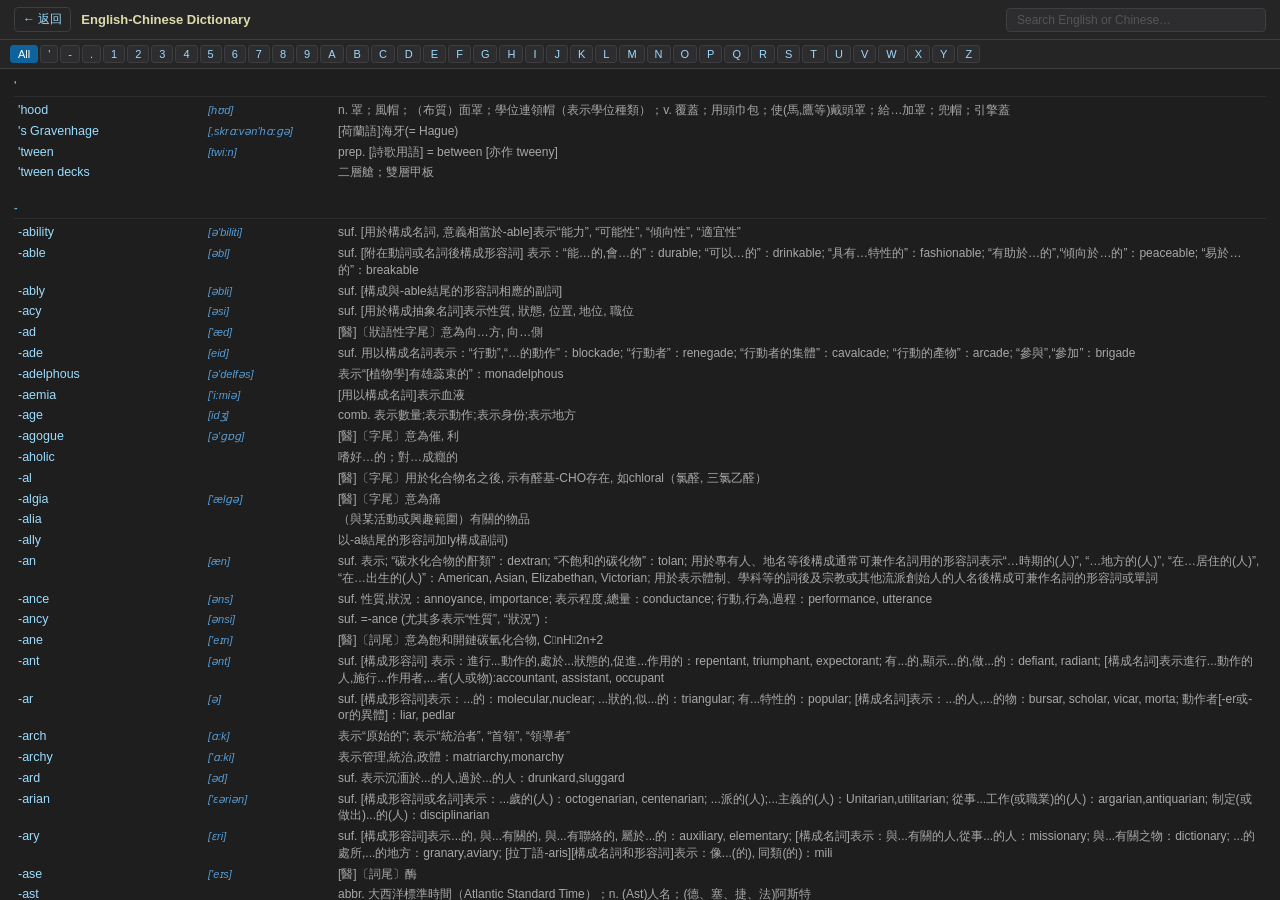
<file: App/Assets/webapp/dictionary.html>
<!DOCTYPE html>
<html lang="zh-Hant">
<head>
<meta charset="utf-8"/>
<title>English-Chinese Dictionary</title>
<style>
*{box-sizing:border-box;margin:0;padding:0}
html,body{height:100%;background:#1e1e1e;color:#d4d4d4;font-family:"Segoe UI","Microsoft JhengHei",sans-serif;font-size:13px}
body{display:flex;flex-direction:column;overflow:hidden}
#topbar{display:flex;align-items:center;gap:10px;padding:0 14px;height:40px;flex-shrink:0;background:#252526;border-bottom:1px solid #3e3e42}
#topbar a{color:#9cdcfe;text-decoration:none;font-size:12px;padding:3px 8px;border:1px solid #3e3e42;border-radius:4px}
#topbar a:hover{background:#2d2d30}
#topbar-title{font-weight:600;color:#dcdcaa;font-size:13px;white-space:nowrap}
#search-box{margin-left:auto;background:#2d2d30;color:#d4d4d4;border:1px solid #3e3e42;border-radius:4px;padding:4px 10px;font-size:12px;width:260px;outline:none}
#search-box:focus{border-color:#0e639c}
#search-box::placeholder{color:#555}
#search-box:disabled{opacity:.4;cursor:not-allowed}
#alpha-bar{display:flex;flex-wrap:wrap;gap:2px;padding:5px 10px;background:#252526;border-bottom:1px solid #3e3e42;flex-shrink:0}
.alpha-btn{background:#2d2d30;color:#9cdcfe;border:1px solid #3e3e42;border-radius:3px;padding:2px 7px;font-size:11px;cursor:pointer;flex-shrink:0}
.alpha-btn:hover,.alpha-btn.active{background:#0e639c;color:#fff;border-color:#0e639c}
#content-wrap{flex:1;position:relative;overflow:hidden}
#content{height:100%;overflow-y:auto;padding:6px 14px 24px;scrollbar-width:thin;scrollbar-color:#3e3e42 transparent}
#content::-webkit-scrollbar{width:6px}
#content::-webkit-scrollbar-thumb{background:#3e3e42;border-radius:3px}
.letter-group{margin-bottom:14px}
.letter-title{font-size:11px;font-weight:700;color:#6ca8d4;text-transform:uppercase;letter-spacing:1px;padding:4px 0 5px;border-bottom:1px solid #2d2d30;margin-bottom:3px;position:sticky;top:0;background:#1e1e1e;z-index:1}
.word-row{display:flex;align-items:baseline;padding:2px 4px;border-radius:3px;gap:0}
.word-row:hover{background:#252526}
.word-en{color:#9cdcfe;font-size:12.5px;font-weight:500;min-width:190px;flex-shrink:0}
.word-ph{color:#569cd6;font-size:11px;min-width:130px;flex-shrink:0;font-style:italic}
.word-zh{color:#a8a8a8;font-size:12px;line-height:1.4}
#overlay{position:absolute;inset:0;background:#1e1e1e;display:flex;flex-direction:column;align-items:center;justify-content:center;gap:14px;z-index:10}
#load-msg{color:#9cdcfe;font-size:14px}
#load-bar-wrap{width:320px;height:6px;background:#2d2d30;border-radius:3px;overflow:hidden}
#load-bar{height:100%;width:0%;background:#0e639c;border-radius:3px;transition:width .15s}
#load-sub{color:#666;font-size:11px}
.hidden{display:none!important}
#result-count{color:#666;font-size:11px;padding:0 0 4px}
</style>
</head>
<body>
<div id="topbar">
  <a href="javascript:history.back()">← 返回</a>
  <span id="topbar-title">English-Chinese Dictionary</span>
  <input id="search-box" type="text" placeholder="Search English or Chinese…" autocomplete="off" disabled/>
</div>
<div id="alpha-bar">
  <button class="alpha-btn active" data-l="ALL">All</button>
</div>
<div id="content-wrap">
  <div id="content"></div>
  <div id="overlay">
    <div id="load-msg">載入字典資料…</div>
    <div id="load-bar-wrap"><div id="load-bar"></div></div>
    <div id="load-sub">767,532 筆詞條，請稍候</div>
  </div>
</div>
<script>
let WORDS = [];         // sorted [[word, phonetic, zh], ...]
let wordMap = null;     // Map<lower, index> for exact O(1) lookup
let letters = [];
let currentLetter = 'ALL';

const searchBox = document.getElementById('search-box');
const alphaBar  = document.getElementById('alpha-bar');
const content   = document.getElementById('content');
const overlay   = document.getElementById('overlay');
const loadBar   = document.getElementById('load-bar');
const loadMsg   = document.getElementById('load-msg');
const loadSub   = document.getElementById('load-sub');

// ── Load data ──
fetch('dict-data.json')
  .then(r => {
    if (!r.ok) throw new Error('HTTP ' + r.status);
    const total = parseInt(r.headers.get('Content-Length') || '0');
    if (!total) return r.json();
    // Stream progress
    const reader = r.body.getReader();
    const chunks = [];
    let received = 0;
    return new ReadableStream({
      start(ctrl) {
        function pump() {
          return reader.read().then(({done, value}) => {
            if (done) { ctrl.close(); return; }
            chunks.push(value);
            received += value.length;
            loadBar.style.width = Math.min(100, received/total*100).toFixed(1) + '%';
            ctrl.enqueue(value);
            return pump();
          });
        }
        return pump();
      }
    });
  })
  .then(stream => {
    if (stream instanceof ReadableStream) {
      return new Response(stream).json();
    }
    return stream;
  })
  .then(data => {
    WORDS = data;
    loadBar.style.width = '100%';
    loadMsg.textContent = '建立索引…';
    // Build map after a tick so the DOM updates
    setTimeout(() => {
      wordMap = new Map();
      for (let i = 0; i < WORDS.length; i++) {
        wordMap.set(WORDS[i][0].toLowerCase(), i);
      }
      buildAlphaBar();
      overlay.classList.add('hidden');
      searchBox.disabled = false;
      renderLetter('ALL');
    }, 20);
  })
  .catch(err => {
    loadMsg.textContent = '載入失敗：' + err.message;
    loadSub.textContent = '請確認 dict-data.json 存在於 Assets/webapp/ 目錄';
    loadBar.style.background = '#a1260d';
  });

// ── Build alphabet bar ──
function buildAlphaBar() {
  const ls = new Set();
  WORDS.forEach(w => ls.add(w[0][0].toUpperCase()));
  letters = [...ls].sort();
  letters.forEach(l => {
    const btn = document.createElement('button');
    btn.className = 'alpha-btn'; btn.dataset.l = l; btn.textContent = l;
    btn.onclick = () => { setLetter(l); renderLetter(l); };
    alphaBar.appendChild(btn);
  });
  document.querySelector('.alpha-btn[data-l="ALL"]').onclick = () => { setLetter('ALL'); renderLetter('ALL'); };
}

function setLetter(l) {
  currentLetter = l;
  document.querySelectorAll('.alpha-btn').forEach(b => b.classList.toggle('active', b.dataset.l === l));
}

// ── Binary search: find first index where word[0].toLowerCase() >= key ──
function lowerBound(key) {
  let lo = 0, hi = WORDS.length;
  while (lo < hi) {
    const mid = (lo + hi) >> 1;
    if (WORDS[mid][0].toLowerCase() < key) lo = mid + 1; else hi = mid;
  }
  return lo;
}

// ── Render ──
const MAX_DISPLAY = 500;

function renderLetter(letter) {
  searchBox.value = '';
  content.innerHTML = '';
  if (letter === 'ALL') {
    // Show a preview of each letter section (first 30 entries per letter)
    const groups = {};
    WORDS.forEach(w => {
      const l = w[0][0].toUpperCase();
      if (!groups[l]) groups[l] = [];
      if (groups[l].length < 30) groups[l].push(w);
    });
    letters.forEach(l => {
      content.appendChild(makeGroup(l, groups[l] || [], true));
    });
    const hint = document.createElement('div');
    hint.style.cssText = 'color:#555;text-align:center;padding:12px;font-size:11px';
    hint.textContent = '顯示每字母前 30 筆預覽。點擊字母按鈕或搜尋查看完整結果。';
    content.appendChild(hint);
  } else {
    const start = lowerBound(letter.toLowerCase());
    const group = [];
    for (let i = start; i < WORDS.length && WORDS[i][0][0].toUpperCase() === letter; i++) {
      group.push(WORDS[i]);
      if (group.length >= MAX_DISPLAY * 4) break;
    }
    const showing = Math.min(group.length, MAX_DISPLAY * 4);
    content.appendChild(makeGroup(letter + ' (' + showing + ' / ' + group.length + ')', group.slice(0, MAX_DISPLAY * 4)));
  }
  content.scrollTop = 0;
}

function makeGroup(title, rows, compact) {
  const sec = document.createElement('div');
  sec.className = 'letter-group';
  const h = document.createElement('div');
  h.className = 'letter-title'; h.textContent = title;
  sec.appendChild(h);
  rows.forEach(w => sec.appendChild(makeRow(w)));
  return sec;
}

function makeRow([en, ph, zh]) {
  const row = document.createElement('div');
  row.className = 'word-row';
  const eEl = document.createElement('span'); eEl.className = 'word-en'; eEl.textContent = en;
  const pEl = document.createElement('span'); pEl.className = 'word-ph'; pEl.textContent = ph ? '['+ph+']' : '';
  const zEl = document.createElement('span'); zEl.className = 'word-zh'; zEl.textContent = zh;
  row.appendChild(eEl); row.appendChild(pEl); row.appendChild(zEl);
  return row;
}

// ── Search ──
let debounce;
searchBox.addEventListener('input', () => {
  clearTimeout(debounce);
  debounce = setTimeout(doSearch, 120);
});

function doSearch() {
  const q = searchBox.value.trim().toLowerCase();
  if (!q) { setLetter('ALL'); renderLetter('ALL'); return; }
  document.querySelectorAll('.alpha-btn').forEach(b => b.classList.remove('active'));
  content.innerHTML = '';

  let matches = [];
  const isZh = /[一-鿿]/.test(q);

  if (isZh) {
    // Chinese search: linear scan (unavoidable)
    for (let i = 0; i < WORDS.length && matches.length < MAX_DISPLAY; i++) {
      if (WORDS[i][2].includes(q)) matches.push(WORDS[i]);
    }
  } else {
    // English: binary search for prefix, then linear scan for contains
    const start = lowerBound(q);
    // Prefix matches first
    for (let i = start; i < WORDS.length && matches.length < MAX_DISPLAY; i++) {
      if (!WORDS[i][0].toLowerCase().startsWith(q)) break;
      matches.push(WORDS[i]);
    }
    // Then contains matches (scan nearby range)
    if (matches.length < MAX_DISPLAY) {
      for (let i = 0; i < WORDS.length && matches.length < MAX_DISPLAY; i++) {
        const lower = WORDS[i][0].toLowerCase();
        if (lower.startsWith(q)) continue; // already included
        if (lower.includes(q)) matches.push(WORDS[i]);
      }
    }
  }

  const count = document.createElement('div');
  count.id = 'result-count';
  count.textContent = matches.length >= MAX_DISPLAY
    ? `顯示前 ${MAX_DISPLAY} 筆（含「${q}」）` : `${matches.length} 筆結果`;
  content.appendChild(count);

  if (matches.length === 0) {
    const none = document.createElement('div');
    none.style.cssText = 'color:#555;padding:20px;text-align:center';
    none.textContent = 'No results for "' + searchBox.value.trim() + '"';
    content.appendChild(none);
  } else {
    const sec = document.createElement('div');
    sec.className = 'letter-group';
    matches.forEach(w => sec.appendChild(makeRow(w)));
    content.appendChild(sec);
  }
  content.scrollTop = 0;
}
</script>
</body>
</html>
</file>
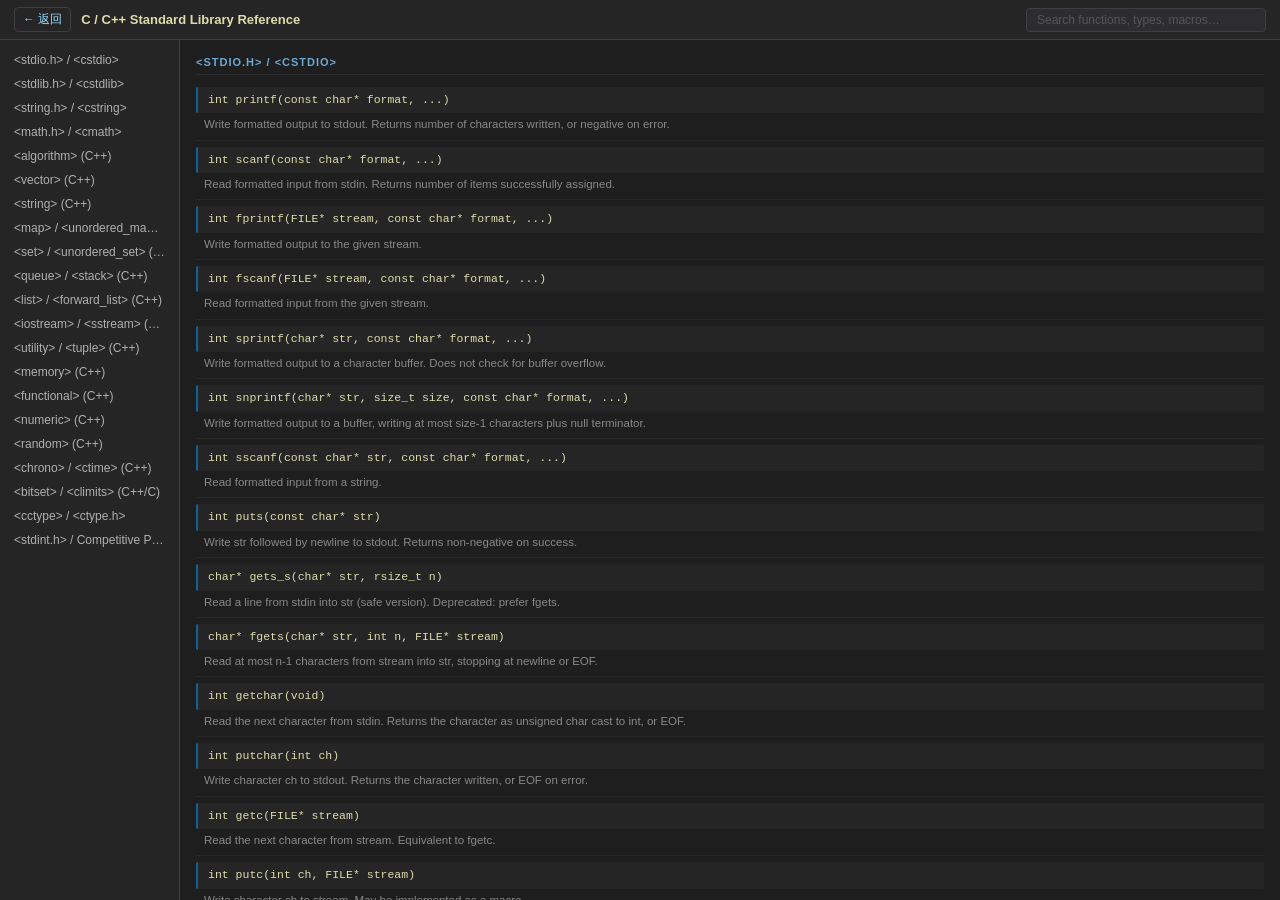
<file: App/Assets/webapp/library.html>
<!DOCTYPE html>
<html lang="zh-Hant">
<head>
<meta charset="utf-8"/>
<title>C/C++ Standard Library Reference</title>
<style>
*{box-sizing:border-box;margin:0;padding:0}
html,body{height:100%;background:#1e1e1e;color:#d4d4d4;font-family:"Segoe UI","Microsoft JhengHei",sans-serif;font-size:13px}
body{display:flex;flex-direction:column;overflow:hidden}
#topbar{display:flex;align-items:center;gap:10px;padding:0 14px;height:40px;flex-shrink:0;background:#252526;border-bottom:1px solid #3e3e42}
#topbar a{color:#9cdcfe;text-decoration:none;font-size:12px;padding:3px 8px;border:1px solid #3e3e42;border-radius:4px}
#topbar a:hover{background:#2d2d30}
#topbar span{font-weight:600;color:#dcdcaa;font-size:13px}
#search-box{margin-left:auto;background:#2d2d30;color:#d4d4d4;border:1px solid #3e3e42;border-radius:4px;padding:4px 10px;font-size:12px;width:240px;outline:none}
#search-box:focus{border-color:#0e639c}
#search-box::placeholder{color:#555}
#main{display:flex;flex:1;overflow:hidden}
#sidebar{width:180px;flex-shrink:0;overflow-y:auto;background:#252526;border-right:1px solid #3e3e42;padding:8px 0;scrollbar-width:thin;scrollbar-color:#3e3e42 transparent}
#sidebar::-webkit-scrollbar{width:4px}
#sidebar::-webkit-scrollbar-thumb{background:#3e3e42;border-radius:2px}
.cat-link{display:block;padding:5px 14px;color:#b0b0b0;font-size:12px;cursor:pointer;white-space:nowrap;overflow:hidden;text-overflow:ellipsis}
.cat-link:hover{background:#2a2d2e;color:#d4d4d4}
.cat-link.active{color:#4ec9b0;background:#2a2d2e}
#content{flex:1;overflow-y:auto;padding:12px 16px 24px;scrollbar-width:thin;scrollbar-color:#3e3e42 transparent}
#content::-webkit-scrollbar{width:6px}
#content::-webkit-scrollbar-thumb{background:#3e3e42;border-radius:3px}
.section{margin-bottom:24px}
.sec-title{font-size:11px;font-weight:700;color:#6ca8d4;text-transform:uppercase;letter-spacing:1px;padding:4px 0 6px;border-bottom:1px solid #2d2d30;margin-bottom:6px}
.fn-item{padding:6px 0 6px;border-bottom:1px solid #282828}
.fn-item:last-child{border-bottom:none}
.fn-sig{font-family:Consolas,"Courier New",monospace;font-size:11.5px;color:#dcdcaa;background:#252526;padding:4px 10px;border-left:2px solid #0e639c;border-radius:2px;word-break:break-all;line-height:1.6;white-space:pre-wrap}
.fn-desc{color:#888;font-size:11.5px;padding:3px 8px 0;line-height:1.5}
.fn-note{color:#569cd6;font-size:11px;padding:1px 8px 0;font-style:italic}
.hidden{display:none}
#no-result{color:#666;padding:20px;text-align:center}
</style>
</head>
<body>
<div id="topbar">
  <a href="javascript:history.back()" title="返回上一頁">← 返回</a>
  <span>C / C++ Standard Library Reference</span>
  <input id="search-box" type="text" placeholder="Search functions, types, macros…" autocomplete="off"/>
</div>
<div id="main">
  <div id="sidebar" id="sidebar"></div>
  <div id="content"></div>
</div>
<div id="no-result" class="hidden">No matching entries.</div>
<script>
const DATA = [
  {cat:"<stdio.h> / <cstdio>",id:"stdio",fns:[
    {sig:"int printf(const char* format, ...)",desc:"Write formatted output to stdout. Returns number of characters written, or negative on error."},
    {sig:"int scanf(const char* format, ...)",desc:"Read formatted input from stdin. Returns number of items successfully assigned."},
    {sig:"int fprintf(FILE* stream, const char* format, ...)",desc:"Write formatted output to the given stream."},
    {sig:"int fscanf(FILE* stream, const char* format, ...)",desc:"Read formatted input from the given stream."},
    {sig:"int sprintf(char* str, const char* format, ...)",desc:"Write formatted output to a character buffer. Does not check for buffer overflow."},
    {sig:"int snprintf(char* str, size_t size, const char* format, ...)",desc:"Write formatted output to a buffer, writing at most size-1 characters plus null terminator."},
    {sig:"int sscanf(const char* str, const char* format, ...)",desc:"Read formatted input from a string."},
    {sig:"int puts(const char* str)",desc:"Write str followed by newline to stdout. Returns non-negative on success."},
    {sig:"char* gets_s(char* str, rsize_t n)",desc:"Read a line from stdin into str (safe version). Deprecated: prefer fgets."},
    {sig:"char* fgets(char* str, int n, FILE* stream)",desc:"Read at most n-1 characters from stream into str, stopping at newline or EOF."},
    {sig:"int getchar(void)",desc:"Read the next character from stdin. Returns the character as unsigned char cast to int, or EOF."},
    {sig:"int putchar(int ch)",desc:"Write character ch to stdout. Returns the character written, or EOF on error."},
    {sig:"int getc(FILE* stream)",desc:"Read the next character from stream. Equivalent to fgetc."},
    {sig:"int putc(int ch, FILE* stream)",desc:"Write character ch to stream. May be implemented as a macro."},
    {sig:"FILE* fopen(const char* filename, const char* mode)",desc:"Open a file. Modes: \"r\", \"w\", \"a\", \"rb\", \"wb\", \"r+\", etc. Returns NULL on failure."},
    {sig:"int fclose(FILE* stream)",desc:"Close the given stream. Returns 0 on success, EOF on failure."},
    {sig:"size_t fread(void* ptr, size_t size, size_t count, FILE* stream)",desc:"Read count elements of size bytes each from stream into ptr. Returns number of elements read."},
    {sig:"size_t fwrite(const void* ptr, size_t size, size_t count, FILE* stream)",desc:"Write count elements of size bytes each from ptr to stream. Returns number of elements written."},
    {sig:"int fseek(FILE* stream, long offset, int origin)",desc:"Set file position. origin: SEEK_SET, SEEK_CUR, SEEK_END."},
    {sig:"long ftell(FILE* stream)",desc:"Return current position in stream as byte offset from beginning."},
    {sig:"void rewind(FILE* stream)",desc:"Set file position to beginning and clear error indicators."},
    {sig:"int feof(FILE* stream)",desc:"Return non-zero if end-of-file indicator is set for stream."},
    {sig:"int ferror(FILE* stream)",desc:"Return non-zero if error indicator is set for stream."},
    {sig:"void perror(const char* str)",desc:"Print str followed by a colon and the current errno error message to stderr."},
    {sig:"int remove(const char* filename)",desc:"Delete the file identified by filename. Returns 0 on success."},
    {sig:"int rename(const char* old, const char* new)",desc:"Rename or move a file."},
  ]},
  {cat:"<stdlib.h> / <cstdlib>",id:"stdlib",fns:[
    {sig:"void* malloc(size_t size)",desc:"Allocate size bytes of uninitialized memory. Returns NULL on failure."},
    {sig:"void* calloc(size_t count, size_t size)",desc:"Allocate count*size bytes, zero-initialized. Returns NULL on failure."},
    {sig:"void* realloc(void* ptr, size_t size)",desc:"Resize a previously allocated block. May return a different pointer. Pass NULL to act like malloc."},
    {sig:"void free(void* ptr)",desc:"Deallocate memory previously returned by malloc/calloc/realloc. Passing NULL is safe (no-op)."},
    {sig:"int atoi(const char* str)",desc:"Convert string to int. No error reporting — prefer strtol."},
    {sig:"long atol(const char* str)",desc:"Convert string to long."},
    {sig:"long long atoll(const char* str)",desc:"Convert string to long long."},
    {sig:"double atof(const char* str)",desc:"Convert string to double."},
    {sig:"long strtol(const char* str, char** endptr, int base)",desc:"Convert string to long with given base (2–36, or 0 for auto). Sets *endptr to first unconverted character."},
    {sig:"long long strtoll(const char* str, char** endptr, int base)",desc:"Convert string to long long."},
    {sig:"unsigned long strtoul(const char* str, char** endptr, int base)",desc:"Convert string to unsigned long."},
    {sig:"double strtod(const char* str, char** endptr)",desc:"Convert string to double."},
    {sig:"int rand(void)",desc:"Return a pseudo-random integer in [0, RAND_MAX]. Seed with srand first."},
    {sig:"void srand(unsigned int seed)",desc:"Seed the pseudo-random number generator. Use srand(time(NULL)) for time-based seed."},
    {sig:"void exit(int status)",desc:"Terminate the process with given status. Runs atexit handlers and flushes streams. EXIT_SUCCESS=0, EXIT_FAILURE=1."},
    {sig:"void abort(void)",desc:"Cause abnormal program termination (SIGABRT). No cleanup."},
    {sig:"int atexit(void (*func)(void))",desc:"Register func to be called on normal program termination. Up to 32 functions may be registered."},
    {sig:"int abs(int n)",desc:"Return absolute value of n."},
    {sig:"long labs(long n)",desc:"Return absolute value of long n."},
    {sig:"long long llabs(long long n)",desc:"Return absolute value of long long n."},
    {sig:"div_t div(int numer, int denom)",desc:"Compute quotient and remainder simultaneously. Result struct: .quot, .rem."},
    {sig:"ldiv_t ldiv(long numer, long denom)",desc:"Compute quotient and remainder for long."},
    {sig:"void* bsearch(const void* key, const void* base, size_t count, size_t size, int(*cmp)(const void*,const void*))",desc:"Binary search in sorted array. Returns pointer to matching element or NULL."},
    {sig:"void qsort(void* base, size_t count, size_t size, int(*cmp)(const void*,const void*))",desc:"Sort array in-place using quicksort. cmp returns negative/zero/positive."},
    {sig:"char* getenv(const char* name)",desc:"Return value of environment variable name, or NULL if not set."},
    {sig:"int system(const char* command)",desc:"Execute shell command. Returns command's exit status. NULL checks if shell is available."},
  ]},
  {cat:"<string.h> / <cstring>",id:"string_h",fns:[
    {sig:"size_t strlen(const char* str)",desc:"Return length of null-terminated string (excluding the null terminator)."},
    {sig:"char* strcpy(char* dest, const char* src)",desc:"Copy src into dest including null terminator. Undefined if buffers overlap. Returns dest."},
    {sig:"char* strncpy(char* dest, const char* src, size_t n)",desc:"Copy at most n characters from src to dest. Pads with zeros if src is shorter than n."},
    {sig:"char* strcat(char* dest, const char* src)",desc:"Append src to dest. Undefined if buffers overlap. Returns dest."},
    {sig:"char* strncat(char* dest, const char* src, size_t n)",desc:"Append at most n characters from src to dest, always null-terminates."},
    {sig:"int strcmp(const char* lhs, const char* rhs)",desc:"Compare two strings lexicographically. Returns <0, 0, or >0."},
    {sig:"int strncmp(const char* lhs, const char* rhs, size_t n)",desc:"Compare up to n characters of two strings."},
    {sig:"int strcasecmp(const char* lhs, const char* rhs)",desc:"Case-insensitive string comparison (POSIX). Not in C standard."},
    {sig:"char* strchr(const char* str, int ch)",desc:"Find first occurrence of character ch in str. Returns pointer or NULL."},
    {sig:"char* strrchr(const char* str, int ch)",desc:"Find last occurrence of character ch in str. Returns pointer or NULL."},
    {sig:"char* strstr(const char* haystack, const char* needle)",desc:"Find first occurrence of substring needle in haystack. Returns pointer or NULL."},
    {sig:"char* strtok(char* str, const char* delim)",desc:"Tokenize string by delimiters. Not thread-safe. Pass NULL as str for subsequent calls."},
    {sig:"char* strtok_r(char* str, const char* delim, char** saveptr)",desc:"Reentrant (thread-safe) version of strtok."},
    {sig:"void* memcpy(void* dest, const void* src, size_t n)",desc:"Copy n bytes from src to dest. Undefined if regions overlap. Returns dest."},
    {sig:"void* memmove(void* dest, const void* src, size_t n)",desc:"Copy n bytes from src to dest, handles overlapping regions correctly."},
    {sig:"void* memset(void* ptr, int value, size_t n)",desc:"Fill n bytes at ptr with the value (cast to unsigned char). Returns ptr."},
    {sig:"int memcmp(const void* lhs, const void* rhs, size_t n)",desc:"Compare first n bytes of two memory regions. Returns <0, 0, or >0."},
    {sig:"void* memchr(const void* ptr, int ch, size_t n)",desc:"Search first n bytes of ptr for character ch. Returns pointer or NULL."},
    {sig:"char* strdup(const char* str)",desc:"Duplicate string (POSIX). Returns malloc'd copy; caller must free."},
    {sig:"size_t strspn(const char* str, const char* accept)",desc:"Return length of initial segment of str consisting only of chars in accept."},
    {sig:"size_t strcspn(const char* str, const char* reject)",desc:"Return length of initial segment of str not containing any char in reject."},
    {sig:"char* strpbrk(const char* str, const char* accept)",desc:"Find first occurrence in str of any character in accept."},
    {sig:"char* strerror(int errnum)",desc:"Return string describing error code errnum."},
  ]},
  {cat:"<math.h> / <cmath>",id:"math",fns:[
    {sig:"double sqrt(double x)",desc:"Square root of x. x must be ≥ 0."},
    {sig:"double cbrt(double x)",desc:"Cube root of x."},
    {sig:"double pow(double base, double exp)",desc:"Compute base raised to the power exp."},
    {sig:"double exp(double x)",desc:"Compute e^x."},
    {sig:"double exp2(double x)",desc:"Compute 2^x."},
    {sig:"double log(double x)",desc:"Natural logarithm (base e) of x."},
    {sig:"double log2(double x)",desc:"Base-2 logarithm of x."},
    {sig:"double log10(double x)",desc:"Base-10 logarithm of x."},
    {sig:"double sin(double x)",desc:"Sine of x (radians)."},
    {sig:"double cos(double x)",desc:"Cosine of x (radians)."},
    {sig:"double tan(double x)",desc:"Tangent of x (radians)."},
    {sig:"double asin(double x)",desc:"Arc sine of x in [-1,1]. Result in [-π/2, π/2]."},
    {sig:"double acos(double x)",desc:"Arc cosine of x in [-1,1]. Result in [0, π]."},
    {sig:"double atan(double x)",desc:"Arc tangent of x. Result in (-π/2, π/2)."},
    {sig:"double atan2(double y, double x)",desc:"Arc tangent of y/x using signs of both to determine quadrant. Result in (-π, π]."},
    {sig:"double ceil(double x)",desc:"Smallest integer ≥ x, as double."},
    {sig:"double floor(double x)",desc:"Largest integer ≤ x, as double."},
    {sig:"double round(double x)",desc:"Round to nearest integer, halfway cases round away from zero."},
    {sig:"double trunc(double x)",desc:"Round toward zero to nearest integer."},
    {sig:"double fabs(double x)",desc:"Absolute value of floating-point x."},
    {sig:"double fmod(double x, double y)",desc:"Floating-point remainder of x/y with same sign as x."},
    {sig:"double remainder(double x, double y)",desc:"IEEE 754 remainder of x/y (rounded to nearest)."},
    {sig:"double fma(double x, double y, double z)",desc:"Compute x*y+z as a single fused multiply-add (no intermediate rounding)."},
    {sig:"double hypot(double x, double y)",desc:"Euclidean distance sqrt(x²+y²) without overflow/underflow."},
    {sig:"double ldexp(double x, int exp)",desc:"Compute x * 2^exp."},
    {sig:"double frexp(double x, int* exp)",desc:"Decompose x into normalized fraction and exponent: x = fraction * 2^(*exp)."},
    {sig:"double modf(double x, double* intpart)",desc:"Split x into integer and fractional parts, both with same sign as x."},
    {sig:"int isnan(double x)",desc:"Return non-zero if x is NaN."},
    {sig:"int isinf(double x)",desc:"Return non-zero if x is positive or negative infinity."},
    {sig:"int isfinite(double x)",desc:"Return non-zero if x is finite (not NaN, not infinity)."},
    {sig:"double fmin(double x, double y)",desc:"Return the smaller of x and y (NaN-aware)."},
    {sig:"double fmax(double x, double y)",desc:"Return the larger of x and y (NaN-aware)."},
    {sig:"// constants",desc:"M_PI ≈ 3.14159265…, M_E ≈ 2.71828…, M_SQRT2 ≈ 1.41421…, INFINITY, NAN, HUGE_VAL"},
  ]},
  {cat:"<algorithm> (C++)",id:"algorithm",fns:[
    {sig:"template<class T> const T& min(const T& a, const T& b)",desc:"Return the smaller of a and b."},
    {sig:"template<class T> const T& max(const T& a, const T& b)",desc:"Return the larger of a and b."},
    {sig:"template<class T> void swap(T& a, T& b)",desc:"Swap the values of a and b."},
    {sig:"auto min_element(It first, It last) -> It",desc:"Return iterator to the minimum element in [first, last)."},
    {sig:"auto max_element(It first, It last) -> It",desc:"Return iterator to the maximum element in [first, last)."},
    {sig:"auto minmax_element(It first, It last) -> pair<It,It>",desc:"Return {min_iterator, max_iterator} in [first, last) in one pass."},
    {sig:"void sort(It first, It last)",desc:"Sort elements in [first, last) in ascending order. Average O(n log n)."},
    {sig:"void sort(It first, It last, Comp comp)",desc:"Sort with custom comparator. comp(a,b) returns true if a should come before b."},
    {sig:"void stable_sort(It first, It last)",desc:"Sort preserving the relative order of equal elements."},
    {sig:"bool is_sorted(It first, It last)",desc:"Return true if [first, last) is sorted in non-descending order."},
    {sig:"void partial_sort(It first, It middle, It last)",desc:"Sort [first, middle); the remaining elements are in unspecified order."},
    {sig:"It nth_element(It first, It nth, It last)",desc:"Rearrange so *nth is the element that would be there if fully sorted; no guarantee on others."},
    {sig:"bool binary_search(It first, It last, const T& value)",desc:"Return true if value is found in sorted range [first, last)."},
    {sig:"It lower_bound(It first, It last, const T& value)",desc:"Return iterator to first element ≥ value in sorted range."},
    {sig:"It upper_bound(It first, It last, const T& value)",desc:"Return iterator to first element > value in sorted range."},
    {sig:"pair<It,It> equal_range(It first, It last, const T& value)",desc:"Return {lower_bound, upper_bound} for value in sorted range."},
    {sig:"It find(It first, It last, const T& value)",desc:"Return iterator to first element equal to value, or last if not found."},
    {sig:"It find_if(It first, It last, UnaryPred p)",desc:"Return iterator to first element satisfying predicate p."},
    {sig:"bool any_of(It first, It last, UnaryPred p)",desc:"Return true if p returns true for at least one element."},
    {sig:"bool all_of(It first, It last, UnaryPred p)",desc:"Return true if p returns true for all elements."},
    {sig:"bool none_of(It first, It last, UnaryPred p)",desc:"Return true if p returns true for no elements."},
    {sig:"ptrdiff_t count(It first, It last, const T& value)",desc:"Count elements equal to value."},
    {sig:"ptrdiff_t count_if(It first, It last, UnaryPred p)",desc:"Count elements satisfying predicate p."},
    {sig:"It remove(It first, It last, const T& value)",desc:"Move elements not equal to value to the front; return new logical end. Use erase to actually remove."},
    {sig:"It remove_if(It first, It last, UnaryPred p)",desc:"Remove elements satisfying predicate p (stable). Must follow with erase."},
    {sig:"It unique(It first, It last)",desc:"Remove consecutive duplicates in [first, last). Returns new logical end."},
    {sig:"It copy(It first, It last, It2 d_first)",desc:"Copy [first, last) to destination starting at d_first."},
    {sig:"It copy_if(It first, It last, It2 d_first, UnaryPred p)",desc:"Copy elements satisfying predicate p to destination."},
    {sig:"void fill(It first, It last, const T& value)",desc:"Assign value to every element in [first, last)."},
    {sig:"void generate(It first, It last, Gen g)",desc:"Assign g() to successive elements."},
    {sig:"It transform(It first, It last, It2 d, UnaryOp f)",desc:"Apply f to each element and write result to destination."},
    {sig:"It transform(It1 f1, It1 l1, It2 f2, It3 d, BinaryOp f)",desc:"Apply f to pairs of elements from two ranges."},
    {sig:"void reverse(It first, It last)",desc:"Reverse the order of elements in [first, last)."},
    {sig:"It rotate(It first, It n_first, It last)",desc:"Rotate so n_first becomes the new first element. Returns iterator to old first element."},
    {sig:"void shuffle(It first, It last, URBG&& g)",desc:"Randomly shuffle elements using random engine g (e.g., mt19937)."},
    {sig:"void next_permutation(It first, It last)",desc:"Rearrange to next lexicographic permutation. Returns false if sequence wrapped around."},
    {sig:"void prev_permutation(It first, It last)",desc:"Rearrange to previous lexicographic permutation."},
    {sig:"bool includes(It1 f1,It1 l1,It2 f2,It2 l2)",desc:"Return true if sorted range 2 is a subsequence of sorted range 1."},
    {sig:"It merge(It1 f1,It1 l1,It2 f2,It2 l2,It3 d)",desc:"Merge two sorted ranges into destination."},
    {sig:"void inplace_merge(It first, It middle, It last)",desc:"Merge two consecutive sorted sub-ranges in-place."},
    {sig:"It set_union(It1 f1,It1 l1,It2 f2,It2 l2,It3 d)",desc:"Produce sorted union of two sorted ranges."},
    {sig:"It set_intersection(It1 f1,It1 l1,It2 f2,It2 l2,It3 d)",desc:"Produce sorted intersection of two sorted ranges."},
    {sig:"It set_difference(It1 f1,It1 l1,It2 f2,It2 l2,It3 d)",desc:"Elements in range 1 but not range 2."},
    {sig:"It set_symmetric_difference(It1 f1,It1 l1,It2 f2,It2 l2,It3 d)",desc:"Elements in exactly one of the two ranges."},
    {sig:"void push_heap(It first, It last)",desc:"Push last element into max-heap [first, last-1)."},
    {sig:"void pop_heap(It first, It last)",desc:"Move the maximum element to last-1; restore heap property in [first, last-1)."},
    {sig:"void make_heap(It first, It last)",desc:"Rearrange [first, last) into a max-heap."},
    {sig:"void sort_heap(It first, It last)",desc:"Sort a max-heap in ascending order (destroys heap property)."},
    {sig:"For f: std::for_each(It first, It last, UnaryFunc f)",desc:"Apply f to each element in [first, last). Return f."},
    {sig:"T accumulate(It first, It last, T init)  // <numeric>",desc:"Compute sum of elements with initial value init."},
    {sig:"T reduce(It first, It last, T init)  // <numeric> C++17",desc:"Like accumulate but may execute in parallel (execution policy)."},
    {sig:"T inner_product(It1 f1,It1 l1,It2 f2,T init)  // <numeric>",desc:"Compute inner product (dot product) of two ranges."},
    {sig:"void iota(It first, It last, T value)  // <numeric>",desc:"Fill range with sequentially increasing values starting at value."},
  ]},
  {cat:"<vector> (C++)",id:"vector",fns:[
    {sig:"std::vector<T>  // #include <vector>",desc:"Dynamic array. Elements are contiguous in memory. Amortized O(1) push_back."},
    {sig:"vector<T> v;",desc:"Default construct empty vector."},
    {sig:"vector<T> v(n);",desc:"Construct vector of n value-initialized elements."},
    {sig:"vector<T> v(n, val);",desc:"Construct vector of n copies of val."},
    {sig:"vector<T> v{a,b,c};",desc:"Construct from initializer list."},
    {sig:"v.push_back(x)",desc:"Append x to the end. May reallocate. O(1) amortized."},
    {sig:"v.pop_back()",desc:"Remove last element. Undefined if v is empty."},
    {sig:"v.emplace_back(args...)",desc:"Construct element in-place at end. Avoids copy. O(1) amortized."},
    {sig:"v[i]",desc:"Element at index i. No bounds check."},
    {sig:"v.at(i)",desc:"Element at index i with bounds check. Throws std::out_of_range."},
    {sig:"v.front()  /  v.back()",desc:"Reference to first / last element."},
    {sig:"v.size()",desc:"Number of elements (size_t)."},
    {sig:"v.empty()",desc:"Return true if size() == 0."},
    {sig:"v.capacity()",desc:"Number of elements the vector can hold without reallocation."},
    {sig:"v.reserve(n)",desc:"Increase capacity to at least n. Never reduces capacity."},
    {sig:"v.resize(n)  /  v.resize(n, val)",desc:"Change size to n. New elements are value-initialized (or set to val)."},
    {sig:"v.clear()",desc:"Remove all elements. Size becomes 0; capacity unchanged."},
    {sig:"v.insert(it, x)",desc:"Insert x before iterator it. O(n)."},
    {sig:"v.erase(it)  /  v.erase(it1, it2)",desc:"Remove element at it, or elements in [it1, it2). Returns iterator to next element."},
    {sig:"v.begin()  /  v.end()",desc:"Iterator to first / past-the-end element."},
    {sig:"v.rbegin()  /  v.rend()",desc:"Reverse iterator."},
    {sig:"v.data()",desc:"Pointer to underlying array."},
    {sig:"v.assign(n, val)  /  v.assign(first, last)",desc:"Replace contents."},
    {sig:"v.swap(other)",desc:"Swap contents with another vector in O(1)."},
  ]},
  {cat:"<string> (C++)",id:"string_cpp",fns:[
    {sig:"std::string  // #include <string>",desc:"Dynamic string of char. Null-terminated compatible, heap-managed."},
    {sig:"string s;  /  string s(\"hello\");  /  string s(3,'x');",desc:"Construct empty, from C-string, or n copies of a character."},
    {sig:"s.length()  /  s.size()",desc:"Number of characters."},
    {sig:"s.empty()",desc:"Return true if the string is empty."},
    {sig:"s[i]  /  s.at(i)",desc:"Character at index i (at() throws on out-of-range)."},
    {sig:"s.front()  /  s.back()",desc:"Reference to first / last character."},
    {sig:"s += \"world\"  /  s.append(t)",desc:"Append string or characters."},
    {sig:"s.push_back('!')",desc:"Append a single character."},
    {sig:"s.pop_back()",desc:"Remove last character."},
    {sig:"s.insert(pos, t)",desc:"Insert string t at position pos."},
    {sig:"s.erase(pos, len)",desc:"Remove len characters starting at pos."},
    {sig:"s.replace(pos, len, t)",desc:"Replace len characters at pos with t."},
    {sig:"s.find(t, pos=0)",desc:"Find first occurrence of t starting at pos. Returns string::npos if not found."},
    {sig:"s.rfind(t)",desc:"Find last occurrence of t."},
    {sig:"s.find_first_of(chars)",desc:"Find first character that appears in chars."},
    {sig:"s.find_last_of(chars)",desc:"Find last character that appears in chars."},
    {sig:"s.substr(pos, len)",desc:"Return substring starting at pos with length len."},
    {sig:"s.compare(t)",desc:"Lexicographic compare. Returns <0, 0, >0."},
    {sig:"s.c_str()",desc:"Return pointer to null-terminated C-string."},
    {sig:"s.data()",desc:"Pointer to character array (not necessarily null-terminated before C++11)."},
    {sig:"s.reserve(n)  /  s.resize(n)",desc:"Reserve capacity / change size."},
    {sig:"s.clear()",desc:"Remove all characters."},
    {sig:"std::stoi(s)  /  stol  /  stoll",desc:"Convert string to int / long / long long."},
    {sig:"std::stof(s)  /  stod  /  stold",desc:"Convert string to float / double / long double."},
    {sig:"std::to_string(val)",desc:"Convert arithmetic value to string."},
    {sig:"std::getline(cin, s)",desc:"Read entire line from stream into s (stops at newline, does not include it)."},
  ]},
  {cat:"<map> / <unordered_map> (C++)",id:"map",fns:[
    {sig:"std::map<K,V>  // #include <map>",desc:"Ordered associative container (red-black tree). O(log n) insert/lookup/delete."},
    {sig:"std::unordered_map<K,V>  // #include <unordered_map>",desc:"Hash table. Average O(1) insert/lookup/delete; worst case O(n)."},
    {sig:"map<K,V> m;  /  unordered_map<K,V> m;",desc:"Default construct empty map."},
    {sig:"m[key]",desc:"Access or insert element with key. Default-constructs if key not present."},
    {sig:"m.at(key)",desc:"Access element; throws std::out_of_range if key not found."},
    {sig:"m.insert({key, val})  /  m.emplace(key, val)",desc:"Insert key-value pair. emplace constructs in-place. Returns {iterator, bool}."},
    {sig:"m.find(key)",desc:"Return iterator to element, or m.end() if not found."},
    {sig:"m.count(key)",desc:"Return 1 if key exists, 0 otherwise (for map; for multimap returns multiplicity)."},
    {sig:"m.contains(key)  // C++20",desc:"Return true if key exists."},
    {sig:"m.erase(key)  /  m.erase(it)",desc:"Remove element by key or iterator."},
    {sig:"m.size()  /  m.empty()",desc:"Number of elements / empty check."},
    {sig:"m.clear()",desc:"Remove all elements."},
    {sig:"for (auto& [k,v] : m)",desc:"Structured bindings iteration over key-value pairs (C++17)."},
    {sig:"m.begin()  /  m.end()",desc:"Iterators. map iterates in sorted key order; unordered_map in arbitrary order."},
    {sig:"m.lower_bound(key)  /  m.upper_bound(key)  // map only",desc:"Iterator to first key ≥ / > given key."},
    {sig:"m.equal_range(key)  // map only",desc:"Return {lower_bound, upper_bound}."},
    {sig:"std::multimap<K,V>  /  std::unordered_multimap<K,V>",desc:"Allow multiple values per key."},
  ]},
  {cat:"<set> / <unordered_set> (C++)",id:"set",fns:[
    {sig:"std::set<T>  // #include <set>",desc:"Ordered set (red-black tree). Contains unique elements. O(log n) operations."},
    {sig:"std::unordered_set<T>  // #include <unordered_set>",desc:"Hash set with unique elements. Average O(1) operations."},
    {sig:"s.insert(val)",desc:"Insert val. Returns {iterator, bool}; bool is false if val already existed."},
    {sig:"s.emplace(val)",desc:"Construct and insert in-place."},
    {sig:"s.erase(val)  /  s.erase(it)",desc:"Remove element by value or iterator."},
    {sig:"s.find(val)",desc:"Return iterator to val, or s.end() if not found."},
    {sig:"s.count(val)",desc:"Return 1 if val exists, 0 otherwise."},
    {sig:"s.contains(val)  // C++20",desc:"Return true if val exists."},
    {sig:"s.size()  /  s.empty()  /  s.clear()",desc:"Size / empty check / clear all."},
    {sig:"s.lower_bound(val)  /  s.upper_bound(val)  // set only",desc:"Iterator to first element ≥ / > val."},
    {sig:"s.begin()  /  s.end()",desc:"Iterators. set iterates in sorted order."},
    {sig:"std::multiset<T>  /  std::unordered_multiset<T>",desc:"Allow duplicate elements."},
  ]},
  {cat:"<queue> / <stack> (C++)",id:"queue",fns:[
    {sig:"std::queue<T>  // #include <queue>",desc:"FIFO queue adapter (backed by deque by default)."},
    {sig:"q.push(x)  /  q.emplace(x)",desc:"Add element to back."},
    {sig:"q.pop()",desc:"Remove element from front. Undefined if empty."},
    {sig:"q.front()  /  q.back()",desc:"Reference to front / back element."},
    {sig:"q.size()  /  q.empty()",desc:"Number of elements / empty check."},
    {sig:"std::priority_queue<T>  // #include <queue>",desc:"Max-heap by default. Largest element at top."},
    {sig:"priority_queue<T,vector<T>,greater<T>> minpq;",desc:"Min-heap: smallest element at top."},
    {sig:"pq.push(x)  /  pq.emplace(x)",desc:"Insert element. O(log n)."},
    {sig:"pq.top()",desc:"Access largest (or smallest) element. Does not remove."},
    {sig:"pq.pop()",desc:"Remove top element. O(log n)."},
    {sig:"pq.size()  /  pq.empty()",desc:"Number of elements / empty check."},
    {sig:"std::stack<T>  // #include <stack>",desc:"LIFO stack adapter."},
    {sig:"st.push(x)  /  st.emplace(x)",desc:"Push element onto top."},
    {sig:"st.pop()",desc:"Remove top element."},
    {sig:"st.top()",desc:"Access top element."},
    {sig:"st.size()  /  st.empty()",desc:"Number of elements / empty check."},
    {sig:"std::deque<T>  // #include <deque>",desc:"Double-ended queue. O(1) push/pop at both ends, O(1) random access."},
    {sig:"dq.push_front(x)  /  dq.push_back(x)",desc:"Add to front / back."},
    {sig:"dq.pop_front()  /  dq.pop_back()",desc:"Remove from front / back."},
    {sig:"dq.front()  /  dq.back()  /  dq[i]",desc:"Access front / back / element at index."},
  ]},
  {cat:"<list> / <forward_list> (C++)",id:"list",fns:[
    {sig:"std::list<T>  // #include <list>",desc:"Doubly-linked list. O(1) insert/erase anywhere with iterator. No random access."},
    {sig:"l.push_back(x)  /  l.push_front(x)",desc:"Add to back / front."},
    {sig:"l.pop_back()  /  l.pop_front()",desc:"Remove from back / front."},
    {sig:"l.insert(it, x)",desc:"Insert before iterator it."},
    {sig:"l.erase(it)",desc:"Remove element at iterator."},
    {sig:"l.splice(it, other)",desc:"Move all elements from other into l before it."},
    {sig:"l.sort()",desc:"Sort the list in O(n log n)."},
    {sig:"l.unique()",desc:"Remove consecutive duplicates."},
    {sig:"l.remove(val)  /  l.remove_if(pred)",desc:"Remove all elements equal to val / satisfying predicate."},
    {sig:"l.reverse()",desc:"Reverse the list in-place."},
    {sig:"l.merge(other)",desc:"Merge sorted list other into sorted l."},
    {sig:"std::forward_list<T>  // #include <forward_list>",desc:"Singly-linked list. More memory-efficient than list; no backwards traversal."},
    {sig:"fl.insert_after(it, x)",desc:"Insert after iterator it."},
    {sig:"fl.erase_after(it)",desc:"Erase element after iterator it."},
    {sig:"fl.before_begin()",desc:"Iterator to the element before begin(); used with insert_after/erase_after."},
  ]},
  {cat:"<iostream> / <sstream> (C++)",id:"iostream",fns:[
    {sig:"#include <iostream>",desc:"Provides cin, cout, cerr, clog."},
    {sig:"std::cin >> x >> y",desc:"Read whitespace-delimited values. Returns reference to stream (falsy on failure)."},
    {sig:"std::cout << val << '\\n'",desc:"Write to standard output. '\\n' is faster than endl (no flush)."},
    {sig:"std::cerr << msg",desc:"Write to standard error (unbuffered)."},
    {sig:"std::endl",desc:"Output '\\n' and flush buffer. Prefer '\\n' unless flush is necessary."},
    {sig:"std::cin.ignore(n, delim)",desc:"Discard up to n characters from input buffer, stopping at delim."},
    {sig:"std::cin.getline(buf, n)",desc:"Read up to n-1 chars into buf (C-style)."},
    {sig:"std::getline(cin, str)",desc:"Read entire line into std::string."},
    {sig:"std::ios::sync_with_stdio(false); std::cin.tie(nullptr);",desc:"Disable C/C++ stream sync and untie cin from cout. Significantly speeds up I/O. Do this before any I/O."},
    {sig:"cout << fixed << setprecision(6) << val",desc:"Print floating-point with 6 decimal places. Requires <iomanip>."},
    {sig:"cout << setw(10) << val",desc:"Set field width. Requires <iomanip>."},
    {sig:"cout << hex << val  /  oct << val  /  dec << val",desc:"Output in hexadecimal / octal / decimal."},
    {sig:"#include <sstream>",desc:"In-memory string streams."},
    {sig:"std::istringstream iss(str); iss >> x;",desc:"Parse values from a string."},
    {sig:"std::ostringstream oss; oss << val; oss.str();",desc:"Build string by streaming."},
    {sig:"std::stringstream ss;",desc:"Read/write stream on a string."},
  ]},
  {cat:"<utility> / <tuple> (C++)",id:"utility",fns:[
    {sig:"std::pair<T1,T2>  // #include <utility>",desc:"Holds two heterogeneous values."},
    {sig:"make_pair(a, b)",desc:"Construct pair. With auto/CTAD, prefer pair{a,b} (C++17)."},
    {sig:"p.first  /  p.second",desc:"Access first and second elements."},
    {sig:"std::tie(a, b) = p",desc:"Unpack pair into variables a and b."},
    {sig:"auto [a, b] = p;  // C++17",desc:"Structured binding: decompose pair/tuple/struct."},
    {sig:"std::tuple<T...>  // #include <tuple>",desc:"Fixed-size heterogeneous collection of values."},
    {sig:"make_tuple(a, b, c)",desc:"Construct tuple."},
    {sig:"std::get<0>(t)  /  get<1>(t)",desc:"Access element by index. Compile-time constant."},
    {sig:"std::get<T>(t)",desc:"Access element by type (must be unique in the tuple)."},
    {sig:"auto [a,b,c] = t;  // C++17",desc:"Structured binding for tuple."},
    {sig:"std::tie(a, b, c) = t",desc:"Unpack tuple into existing variables."},
    {sig:"std::move(x)  // #include <utility>",desc:"Cast x to rvalue reference (enables move semantics). Does not actually move."},
    {sig:"std::forward<T>(x)",desc:"Perfect forward x (preserve value category)."},
    {sig:"std::swap(a, b)",desc:"Swap two values using move semantics."},
    {sig:"std::exchange(x, val)",desc:"Set x to val and return old value."},
    {sig:"std::optional<T>  // #include <optional> C++17",desc:"May or may not hold a value. Use .has_value(), .value(), .value_or(default)."},
    {sig:"std::variant<T...>  // #include <variant> C++17",desc:"Type-safe union. Use std::get<T>(), std::visit(), std::holds_alternative<T>()."},
    {sig:"std::any  // #include <any> C++17",desc:"Type-erased container for any value. Use std::any_cast<T>()."},
  ]},
  {cat:"<memory> (C++)",id:"memory",fns:[
    {sig:"std::unique_ptr<T>  // #include <memory>",desc:"Sole-ownership smart pointer. Automatically deleted when out of scope. Cannot be copied."},
    {sig:"auto p = std::make_unique<T>(args...)",desc:"Construct a unique_ptr (preferred over new). Exception-safe."},
    {sig:"p.get()",desc:"Return raw pointer without releasing ownership."},
    {sig:"p.release()",desc:"Release ownership, return raw pointer. Caller must delete."},
    {sig:"p.reset()  /  p.reset(ptr)",desc:"Delete managed object; optionally take ownership of ptr."},
    {sig:"*p  /  p->member",desc:"Dereference the managed object."},
    {sig:"std::shared_ptr<T>",desc:"Shared-ownership smart pointer with reference counting."},
    {sig:"auto p = std::make_shared<T>(args...)",desc:"Construct a shared_ptr. More efficient than shared_ptr<T>(new T(...))."},
    {sig:"p.use_count()",desc:"Return current reference count."},
    {sig:"std::weak_ptr<T>",desc:"Non-owning observer of a shared_ptr. Use to break circular references. Call .lock() to get shared_ptr."},
    {sig:"std::allocator<T>",desc:"Default memory allocator used by containers."},
  ]},
  {cat:"<functional> (C++)",id:"functional",fns:[
    {sig:"std::function<R(Args...)>  // #include <functional>",desc:"Type-erased callable wrapper. Can hold lambdas, function pointers, bind expressions."},
    {sig:"std::bind(f, args...)",desc:"Bind arguments to a callable. Use std::placeholders::_1, _2, … for unbound args."},
    {sig:"std::ref(x)  /  std::cref(x)",desc:"Wrap a reference for use with bind or function (reference_wrapper)."},
    {sig:"std::less<T>  /  greater<T>  /  equal_to<T>  /  not_equal_to<T>",desc:"Function objects for comparisons. Used with containers and algorithms."},
    {sig:"std::plus<T>  /  minus<T>  /  multiplies<T>  /  divides<T>",desc:"Arithmetic function objects."},
    {sig:"std::negate<T>  /  logical_and<T>  /  logical_or<T>  /  logical_not<T>",desc:"Negation and logical function objects."},
    {sig:"std::hash<T>",desc:"Default hash function object. Specialize for custom types to use in unordered containers."},
    {sig:"[capture](params) -> ret { body }",desc:"Lambda expression. Captures: [] none, [=] by copy, [&] by ref, [x] specific by copy, [&x] specific by ref."},
  ]},
  {cat:"<numeric> (C++)",id:"numeric",fns:[
    {sig:"T accumulate(It first, It last, T init)  // #include <numeric>",desc:"Compute left fold: init op e1 op e2 … Default op is addition."},
    {sig:"T accumulate(It first, It last, T init, BinaryOp op)",desc:"Compute left fold with custom binary operation."},
    {sig:"T reduce(It first, It last, T init)  // C++17",desc:"Like accumulate but order not guaranteed (allows parallelism)."},
    {sig:"T inner_product(It1 f1, It1 l1, It2 f2, T init)",desc:"Compute sum of element-wise products (dot product)."},
    {sig:"It partial_sum(It first, It last, It2 d)",desc:"Write prefix sums to d: d[i] = src[0] + src[1] + ... + src[i]."},
    {sig:"It adjacent_difference(It first, It last, It2 d)",desc:"Write differences to d: d[0]=src[0], d[i]=src[i]-src[i-1]."},
    {sig:"void iota(It first, It last, T value)",desc:"Fill [first, last) with value, value+1, value+2, ..."},
    {sig:"T gcd(T m, T n)  // C++17",desc:"Greatest common divisor of m and n."},
    {sig:"T lcm(T m, T n)  // C++17",desc:"Least common multiple of m and n."},
    {sig:"T midpoint(T a, T b)  // C++20",desc:"Compute (a+b)/2 without overflow."},
  ]},
  {cat:"<random> (C++)",id:"random",fns:[
    {sig:"#include <random>",desc:"C++11 random number library (better than rand())."},
    {sig:"std::mt19937 rng(std::random_device{}());",desc:"Seed Mersenne Twister with true entropy. Preferred RNG for competitive programming."},
    {sig:"std::mt19937_64 rng64;",desc:"64-bit Mersenne Twister."},
    {sig:"std::uniform_int_distribution<int> dist(a, b);",desc:"Uniform integer in [a, b] inclusive."},
    {sig:"dist(rng)",desc:"Generate a random integer from the distribution."},
    {sig:"std::uniform_real_distribution<double> dist(a, b);",desc:"Uniform real in [a, b)."},
    {sig:"std::bernoulli_distribution dist(p);",desc:"Returns true with probability p."},
    {sig:"std::normal_distribution<double> dist(mean, stddev);",desc:"Normally distributed values."},
    {sig:"std::shuffle(v.begin(), v.end(), rng);",desc:"Shuffle using the random engine."},
    {sig:"std::sample(first, last, out, n, rng)  // C++17",desc:"Sample n elements from [first, last) into out without replacement."},
  ]},
  {cat:"<chrono> / <ctime> (C++)",id:"chrono",fns:[
    {sig:"#include <chrono>  // C++11",desc:"Type-safe time utilities."},
    {sig:"auto t0 = std::chrono::high_resolution_clock::now();",desc:"Capture current time point (high resolution)."},
    {sig:"auto dt = std::chrono::duration_cast<std::chrono::milliseconds>(t1 - t0).count();",desc:"Compute elapsed milliseconds between two time points."},
    {sig:"std::chrono::seconds(5)  /  milliseconds(100)  /  microseconds(50)",desc:"Duration literals."},
    {sig:"std::this_thread::sleep_for(std::chrono::milliseconds(100));",desc:"Sleep current thread. Requires <thread>."},
    {sig:"#include <ctime>",desc:"C-style time functions."},
    {sig:"time_t time(time_t* t)",desc:"Return current calendar time as time_t. Pass NULL to just get the value."},
    {sig:"double difftime(time_t end, time_t start)",desc:"Compute difference between two time_t values in seconds."},
    {sig:"struct tm* localtime(const time_t* timer)",desc:"Convert time_t to local time structure."},
    {sig:"char* asctime(const struct tm* tm)",desc:"Convert struct tm to human-readable string."},
    {sig:"size_t strftime(char* s, size_t max, const char* fmt, const struct tm* tm)",desc:"Format time into string. e.g. \"%Y-%m-%d %H:%M:%S\"."},
    {sig:"clock_t clock(void)",desc:"Return processor time used. Divide by CLOCKS_PER_SEC for seconds."},
  ]},
  {cat:"<bitset> / <climits> (C++/C)",id:"bitset",fns:[
    {sig:"std::bitset<N> bs;  // #include <bitset>",desc:"Fixed-size bit array. N must be compile-time constant."},
    {sig:"bs.set(i)  /  bs.reset(i)  /  bs.flip(i)",desc:"Set bit i to 1 / 0 / toggle."},
    {sig:"bs[i]",desc:"Access bit at position i."},
    {sig:"bs.count()",desc:"Number of set bits."},
    {sig:"bs.any()  /  bs.none()  /  bs.all()",desc:"True if any / no / all bits set."},
    {sig:"bs.to_ulong()  /  bs.to_ullong()",desc:"Convert to unsigned long / unsigned long long."},
    {sig:"bs.to_string()",desc:"Convert to binary string of '0' and '1'."},
    {sig:"bs1 & bs2  /  bs1 | bs2  /  bs1 ^ bs2  /  ~bs1",desc:"Bitwise AND / OR / XOR / NOT."},
    {sig:"bs << n  /  bs >> n",desc:"Shift bits left / right by n positions."},
    {sig:"// Bit tricks (int)",desc:""},
    {sig:"x & (x-1)",desc:"Clear lowest set bit of x. If result is 0, x is a power of 2."},
    {sig:"x & (-x)  or  x & (~x+1)",desc:"Isolate (extract) lowest set bit of x."},
    {sig:"__builtin_popcount(x)",desc:"Count number of 1-bits in x (GCC)."},
    {sig:"__builtin_clz(x)",desc:"Count leading zeros of x (undefined for x=0)."},
    {sig:"__builtin_ctz(x)",desc:"Count trailing zeros of x (undefined for x=0)."},
    {sig:"__builtin_parity(x)",desc:"Return 1 if number of set bits is odd, 0 if even."},
    {sig:"// <climits> constants",desc:"INT_MIN, INT_MAX, LONG_MIN, LONG_MAX, LLONG_MIN, LLONG_MAX, UINT_MAX, CHAR_MAX, CHAR_MIN"},
    {sig:"// <cfloat> constants",desc:"FLT_MAX, FLT_MIN, DBL_MAX, DBL_MIN, DBL_EPSILON, LDBL_MAX"},
    {sig:"// <cstdint>",desc:"int8_t, uint8_t, int16_t, uint16_t, int32_t, uint32_t, int64_t, uint64_t, INT64_MAX, etc."},
  ]},
  {cat:"<cctype> / <ctype.h>",id:"cctype",fns:[
    {sig:"int isalpha(int c)",desc:"Non-zero if c is an alphabetic character (a-z, A-Z)."},
    {sig:"int isdigit(int c)",desc:"Non-zero if c is a decimal digit (0-9)."},
    {sig:"int isalnum(int c)",desc:"Non-zero if c is alphanumeric."},
    {sig:"int isspace(int c)",desc:"Non-zero if c is whitespace (space, tab, newline, etc.)."},
    {sig:"int isupper(int c)",desc:"Non-zero if c is uppercase."},
    {sig:"int islower(int c)",desc:"Non-zero if c is lowercase."},
    {sig:"int isprint(int c)",desc:"Non-zero if c is a printable character."},
    {sig:"int ispunct(int c)",desc:"Non-zero if c is a punctuation character."},
    {sig:"int toupper(int c)",desc:"Convert c to uppercase. Returns c unchanged if not lowercase."},
    {sig:"int tolower(int c)",desc:"Convert c to lowercase. Returns c unchanged if not uppercase."},
  ]},
  {cat:"<stdint.h> / Competitive Programming",id:"competitive",fns:[
    {sig:"typedef long long ll;\ntypedef unsigned long long ull;\ntypedef pair<int,int> pii;\ntypedef vector<int> vi;",desc:"Common typedefs in competitive programming."},
    {sig:"#define INF 1e18\n#define MOD 1000000007LL",desc:"Common constants. 1e9+7 = 10^9+7 is a prime used for modular arithmetic."},
    {sig:"(a % MOD + MOD) % MOD",desc:"Safe modulo that handles negative results."},
    {sig:"(long long)a * b % MOD",desc:"Multiply mod to avoid overflow. Cast to long long before multiplying."},
    {sig:"__gcd(a, b)  // or std::gcd from <numeric> C++17",desc:"GCD of a and b. Note: __gcd(0,0) is undefined."},
    {sig:"__int128",desc:"128-bit integer. Not in standard but supported by GCC. No cout support; use printf with manual conversion."},
    {sig:"#pragma GCC optimize(\"O3,unroll-loops\")\n#pragma GCC target(\"avx2,bmi,bmi2\")",desc:"GCC optimization hints. Place at top of file before includes."},
    {sig:"std::ios::sync_with_stdio(false);\nstd::cin.tie(nullptr);",desc:"Fast I/O setup. Always add at the beginning of main() in competitive programming."},
    {sig:"auto read = [&]{ int x; scanf(\"%d\",&x); return x; };",desc:"Lambda for fast integer input."},
    {sig:"memset(dp, 0x3f, sizeof dp)",desc:"Fill dp array with 0x3f3f3f3f ≈ 1e9 (a safe large value for min-DP)."},
    {sig:"memset(dp, 0x80, sizeof dp)",desc:"Fill dp array with 0x80808080 ≈ -2e9 (a safe small value for max-DP)."},
  ]},
];

const sidebar = document.getElementById('sidebar');
const content = document.getElementById('content');
const searchBox = document.getElementById('search-box');
const noResult = document.getElementById('no-result');

function buildSidebar() {
  DATA.forEach(cat => {
    const a = document.createElement('div');
    a.className = 'cat-link';
    a.textContent = cat.cat;
    a.dataset.id = cat.id;
    a.onclick = () => {
      document.querySelectorAll('.cat-link').forEach(x=>x.classList.remove('active'));
      a.classList.add('active');
      searchBox.value = '';
      renderAll();
      const sec = document.getElementById('sec-'+cat.id);
      if(sec) sec.scrollIntoView({behavior:'smooth',block:'start'});
    };
    sidebar.appendChild(a);
  });
}

function renderAll(filter) {
  content.innerHTML = '';
  let anyVisible = false;
  const q = filter ? filter.trim().toLowerCase() : '';
  DATA.forEach(cat => {
    const fns = q ? cat.fns.filter(f =>
      f.sig.toLowerCase().includes(q) || f.desc.toLowerCase().includes(q)) : cat.fns;
    if(fns.length === 0) return;
    anyVisible = true;
    const sec = document.createElement('div');
    sec.className = 'section';
    sec.id = 'sec-'+cat.id;
    const title = document.createElement('div');
    title.className = 'sec-title';
    title.textContent = cat.cat;
    sec.appendChild(title);
    fns.forEach(f => {
      const item = document.createElement('div');
      item.className = 'fn-item';
      const sig = document.createElement('div');
      sig.className = 'fn-sig';
      sig.textContent = f.sig;
      item.appendChild(sig);
      if(f.desc) {
        const desc = document.createElement('div');
        desc.className = 'fn-desc';
        desc.textContent = f.desc;
        item.appendChild(desc);
      }
      if(f.note) {
        const note = document.createElement('div');
        note.className = 'fn-note';
        note.textContent = f.note;
        item.appendChild(note);
      }
      sec.appendChild(item);
    });
    content.appendChild(sec);
  });
  noResult.classList.toggle('hidden', anyVisible);
  content.classList.toggle('hidden', !anyVisible);
}

let debounceTimer;
searchBox.addEventListener('input', () => {
  clearTimeout(debounceTimer);
  debounceTimer = setTimeout(() => {
    document.querySelectorAll('.cat-link').forEach(x=>x.classList.remove('active'));
    renderAll(searchBox.value);
  }, 120);
});

buildSidebar();
renderAll();
</script>
</body>
</html>
</file>
